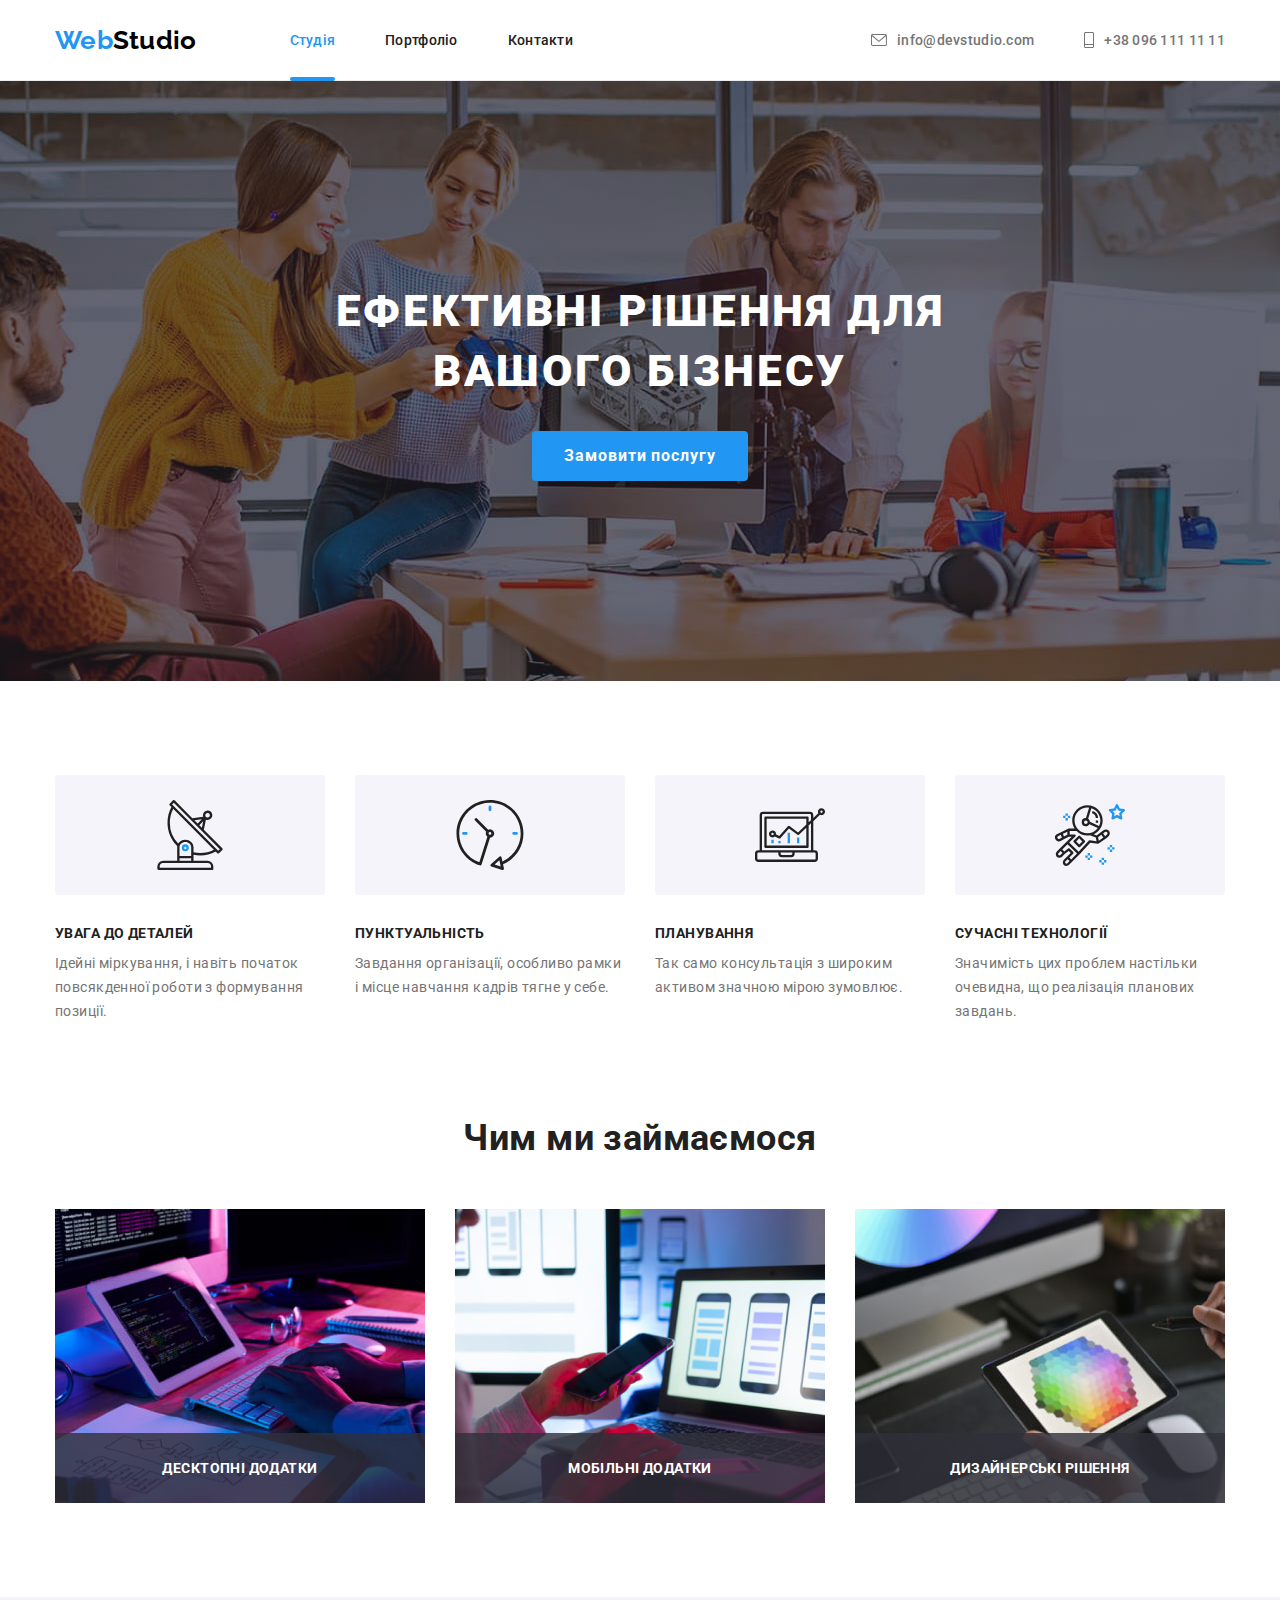
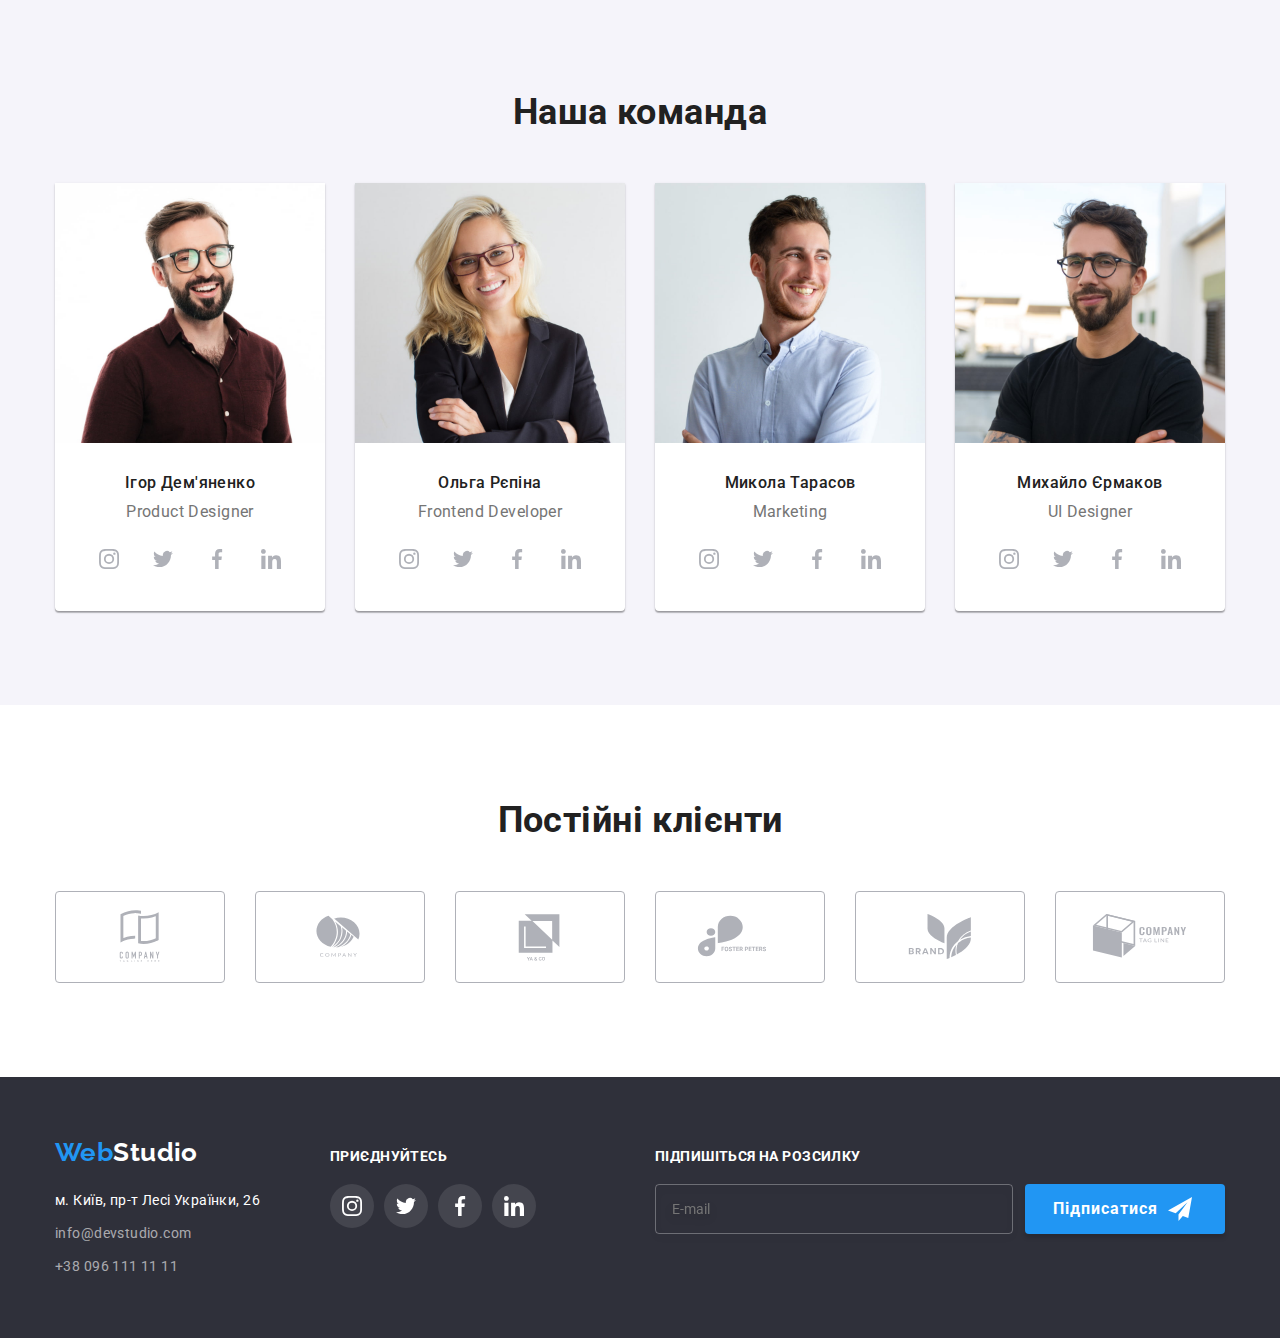
<file: index.html>
<!DOCTYPE html>
<html lang="uk">
  <head>
    <meta charset="UTF-8" />
    <meta http-equiv="X-UA-Compatible" content="IE=edge" />
    <meta name="viewport" content="width=device-width, initial-scale=1.0" />
    <title>Document</title>
    <!----------------------------Fonts----------------------------------->
    <link rel="preconnect" href="https://fonts.googleapis.com" />
    <link rel="preconnect" href="https://fonts.gstatic.com" crossorigin />
    <link
      href="https://fonts.googleapis.com/css2?family=Raleway:wght@700&family=Roboto:wght@400;500;700;900&display=swap"
      rel="stylesheet"
    />

    <link rel="stylesheet" href="./css/modern-normalize.css" />

    <!-----------------------------Custom styles------------------------>
    <link rel="stylesheet"  href="./css/main.min.css"/>
    <!-- <link rel="stylesheet" href="./css/styles.css" /> -->
  </head>
  <body>
    <!----------------------Хедер---------------------------->

    <header class="header">
      <div class=" header__container">
        <nav class="nav">
          <a class="nav__logo" href="./index.html"><span class="logo__accent">Web</span>Studio </a>

          <ul class="nav__list list">
            <li class="nav__item"
              ><a class="nav__link link current" href="index.html">Студія</a></li
            >
            <li class="nav__item"
              ><a class="nav__link link " href="./portfolio.html">Портфоліо</a></li
            >
            <li class="nav__item">
              <a class="nav__link link" href="">Контакти</a></li>
          </ul>
        </nav>

        <ul class="contacts list">
          <li class="contacts__item"
            ><a class="contacts__link link" href="mailto"
              ><svg class="contacts__icon mail" width="16px " height="12px">
                <use href="./images/icons.svg#icon-mail"></use></svg
              >info@devstudio.com</a
            ></li
          >
          <li class="contacts__item"
            ><a class="contacts__link link" href="tel:+380961111111"
              ><svg class="contacts__icon tell" width="10px" height="16px">
                <use href="./images/icons.svg#icon-tell"></use>
              </svg>
              +38 096 111 11 11</a
            ></li
          >
        </ul>
      </div>
    </header>
    <main>
      <!-----------------------------замовити послугу------------------------------>
      <section class="hero">
        <div class="hero__container  ">
          <h1 class="hero__title">Ефективні рішення для вашого бізнесу</h1>
          <button class="hero__btn" type="button"data-modal-open>Замовити послугу</button>
        </div>
      </section>
      <!-----------------------------------особливості--------------------->
      <section class="benefits ">
        <div class="benefits__container ">
          <h2 class="benefits__header visually-hidden">Особливості</h2>
          <ul class="list benefits__list">
            <li>
              <div class="benefits__div">
                <svg class="benefits__sprite" width="70px" height="70px">
                  <use href="./images/icons.svg#icon-antenna"></use>
                </svg>
              </div>
              <h3 class="benefits__subtitle">Увага до деталей</h3>
              <p class="benefits__text"
                >Ідейні міркування, і навіть початок повсякденної роботи з формування позиції.</p
              >
            </li>
            <li>
              <div class="benefits__div"
                ><svg class="benefits__sprite" width="70" height="70">
                  <use href="./images/icons.svg#icon-clock"></use></svg
              ></div>
              <h3 class="benefits__subtitle">Пунктуальність</h3>
              <p class="benefits__text"
                >Завдання організації, особливо рамки і місце навчання кадрів тягне у себе.</p
              >
            </li>
            <li>
              <div class="benefits__div"
                ><svg class="benefits__sprite" width="70" height="70">
                  <use href="./images/icons.svg#icon-diagram"></use></svg
              ></div>
              <h3 class="benefits__subtitle">Планування</h3>
              <p class="benefits__text">Так само консультація з широким активом значною мірою зумовлює.</p>
            </li>
            <li>
              <div class="benefits__div"
                ><svg class="benefits__sprite" width="70" height="70">
                  <use href="./images/icons.svg#icon-astronaut"></use></svg
              ></div>
              <h3 class="benefits__subtitle">Сучасні технології</h3>
              <p class="benefits__text"
                >Значимість цих проблем настільки очевидна, що реалізація планових завдань.</p
              >
            </li>
          </ul>
        </div>
      </section>
      <!-------------чим ми займаємося--------------------------------------->
      <section class="activities ">
        <div class="activities__container ">
          <h2 class="activities__heading">Чим ми займаємося</h2>
          <ul class="list activities__items">
            <li class="activities__list">
              <img class="activities__img"
                src="./images/img-1.jpg"
                alt="людина набирає код на клавіатурі,перед нею планшет та монітор "
                width="370"
                height="294"
              />
                <p class="activities-text">Десктопні додатки</p>
            </li>
            <li class="activities__list">
              <img class="activities__img"
                src="./images/img-2.jpg"
                alt="людина працює за ноутбуком та тримає у руках смартфон"
                width="370"
                height="294"
              />
                <p class="activities-text">Мобільні додатки</p>
            </li>
            <li class="activities__list">
              <img class="activities__img"
                src="./images/img-3.jpg"
                alt="людина працює з палітрою кольорів на планшені "
                width="370"
                height="294"
              />
                <p class="activities-text">Дизайнерські рішення</p>
            </li>
          </ul>
        </div>
      </section>

      <!------------------------наша команда------------------------------------>
      <section class="team ">
        <div class=" team-container ">
          <h2 class="team__heading">Наша команда</h2>
          <ul class="team__list list">
            <li class="team__item">
              <img class="team__img"
                src="./images/img-4.jpg"
                alt="чоловік у окулярах та коричневій сорочці"
                width="270"
                height="260"
              />
              <div class="team__info">
                <h3 class="team__name">Ігор Дем'яненко</h3>
                <p class="team__title" lang="en">Product Designer</p>
                <ul class="socials list">
                  <li
                    ><a class="socials__item link" href="https://instagram.com" target="_blank" rel="noopener noreferrer" aria-label="Інстаграм">
                      <svg class="socials__icon" width="20" height="20">
                        <use href=".//images/icons.svg#icon-instagram"></use></svg></a
                  ></li>
                  <li
                    ><a class="socials__item link" href="https://twitter.com" target="_blank" rel="noopener noreferrer" aria-label="Твіттер"
                      ><svg class="socials__icon" width="20" height="20">
                        <use href=".//images/icons.svg#icon-twitter"></use></svg></a
                    ></li
                  >
                  <li
                    ><a class="socials__item link" href="https://facebook.com"target="_blank" rel="noopener noreferrer"  aria-label="Фэйсбук"
                      ><svg class="socials__icon" width="20" height="20">
                        <use href=".//images/icons.svg#icon-facebook"></use></svg></a
                    ></li
                  >
                  <li
                    ><a class="socials__item link" href="https://linkedin.com" target="_blank" rel="noopener noreferrer" aria-label="Лінкедін"
                      ><svg class="socials__icon" width="20" height="20">
                        <use href=".//images/icons.svg#icon-linkedin"></use></svg></a
                    ></li
                  >
                </ul></div
              >
            </li>
            <li class="team__item">
              <img
                class="team__img"
                src="./images/img-5.jpg"
                alt="блондинка у окулярах та чорному жакеті"
                width="270"
                height="260"
              />
              <div class="team__info">
                <h3 class="team__name">Ольга Рєпіна</h3>
                <p class="team__title" lang="en">Frontend Developer</p>
                <ul class="socials list">
                  <li
                    ><a class="socials__item link" href="https://instagram.com" target="_blank" rel="noopener noreferrer" aria-label="Інстаграм">
                      <svg class="socials__icon" width="20" height="20">
                        <use href=".//images/icons.svg#icon-instagram"></use></svg></a
                  ></li>
                  <li
                    ><a class="socials__item link" href="https://twitter.com" target="_blank" rel="noopener noreferrer" aria-label="Твіттер"
                      ><svg class="socials__icon" width="20" height="20">
                        <use href=".//images/icons.svg#icon-twitter"></use></svg></a
                    ></li
                  >
                  <li
                    ><a class="socials__item link" href="https://facebook.com"target="_blank" rel="noopener noreferrer"  aria-label="Фэйсбук"
                      ><svg class="socials__icon" width="20" height="20">
                        <use href=".//images/icons.svg#icon-facebook"></use></svg></a
                    ></li
                  >
                  <li
                    ><a class="socials__item link" href="https://linkedin.com" target="_blank" rel="noopener noreferrer" aria-label="Лінкедін"
                      ><svg class="socials__icon" width="20" height="20">
                        <use href=".//images/icons.svg#icon-linkedin"></use></svg></a
                    ></li
                  >
                </ul></div
              >
            </li>
            <li class="team__item">
              <img
                class="team__img"
                src="./images/img-6.jpg"
                alt="чоловік у блакитній сорочці"
                width="270"
                height="260"
              />
              <div class="team__info">
                <h3 class="team__name">Микола Тарасов</h3>
                <p class="team__title" lang="en">Marketing</p>
                <ul class="socials list">
                 <li
                    ><a class="socials__item link" href="https://instagram.com" target="_blank" rel="noopener noreferrer" aria-label="Інстаграм">
                      <svg class="socials__icon" width="20" height="20">
                        <use href=".//images/icons.svg#icon-instagram"></use></svg></a
                  ></li>
                  <li
                    ><a class="socials__item link" href="https://twitter.com" target="_blank" rel="noopener noreferrer" aria-label="Твіттер"
                      ><svg class="socials__icon" width="20" height="20">
                        <use href=".//images/icons.svg#icon-twitter"></use></svg></a
                    ></li
                  >
                  <li
                    ><a class="socials__item link" href="https://facebook.com"target="_blank" rel="noopener noreferrer"  aria-label="Фэйсбук"
                      ><svg class="socials__icon" width="20" height="20">
                        <use href=".//images/icons.svg#icon-facebook"></use></svg></a
                    ></li
                  >
                  <li
                    ><a class="socials__item link" href="https://linkedin.com" target="_blank" rel="noopener noreferrer" aria-label="Лінкедін"
                      ><svg class="socials__icon" width="20" height="20">
                        <use href=".//images/icons.svg#icon-linkedin"></use></svg></a
                    ></li
                  >
                </ul></div
              >
            </li>
            <li class="team__item">
              <img
                class="team__img"
                src="./images/img-7.jpg"
                alt="чоловік у чорній футболці та окулярах"
                width="270"
                height="260"
              />
              <div class="team__info">
                <h3 class="team__name">Михайло Єрмаков</h3>
                <p class="team__title" lang="en">UI Designer</p>
                <ul class="socials list">
                  <li
                    ><a class="socials__item link" href="https://instagram.com" target="_blank" rel="noopener noreferrer" aria-label="Інстаграм">
                      <svg class="socials__icon" width="20" height="20">
                        <use href=".//images/icons.svg#icon-instagram"></use></svg></a
                  ></li>
                  <li
                    ><a class="socials__item link" href="https://twitter.com" target="_blank" rel="noopener noreferrer" aria-label="Твіттер"
                      ><svg class="socials__icon" width="20" height="20">
                        <use href=".//images/icons.svg#icon-twitter"></use></svg></a
                    ></li
                  >
                  <li
                    ><a class="socials__item link" href="https://facebook.com"target="_blank" rel="noopener noreferrer"  aria-label="Фэйсбук"
                      ><svg class="socials__icon" width="20" height="20">
                        <use href=".//images/icons.svg#icon-facebook"></use></svg></a
                    ></li
                  >
                  <li
                    ><a class="socials__item link" href="https://linkedin.com" target="_blank" rel="noopener noreferrer" aria-label="Лінкедін"
                      ><svg class="socials__icon" width="20" height="20">
                        <use href=".//images/icons.svg#icon-linkedin"></use></svg></a
                    ></li
                  >
                </ul></div
              >
            </li>
          </ul>
        </div>
      </section>
      <!----------------------------Постійні клієнти-------------------------->
      <section class="clients ">
        <div class="clients__container ">
          <h2 class="clients__heading">Постійні клієнти</h2>
          <ul class="list clients__lists">
            <li class="clients__item"><a class="clients__link" href=""><svg class="clients__icon" ><use href="./images/icons.svg#icon-company1"></use></svg></a></li>
            <li class="clients__item"><a class="clients__link" href=""><svg class="clients__icon" ><use href="./images/icons.svg#icon-company2"></use></svg></a></li>
            <li class="clients__item"><a class="clients__link" href=""><svg class="clients__icon" ><use href="./images/icons.svg#icon-yaco"></use></svg></a></li>
            <li class="clients__item"><a class="clients__link" href=""><svg class="clients__icon" ><use href="./images/icons.svg#icon-foster-peters"></use></svg></a></li>
            <li class="clients__item"><a class="clients__link" href=""><svg class="clients__icon" ><use href="./images/icons.svg#icon-brand"></use></svg></a></li>
            <li class="clients__item"><a class="clients__link" href=""><svg class="clients__icon" ><use href="./images/icons.svg#icon-company3"></use></svg></a></li>
          </ul> </div
      ></section>
    </main>
    <!--------------------------FOOTER------------------------------------>
    <footer class="footer">
      <div class=" footer__container">
        <div class="footer__address"><a class="nav__logo" href="index.html"> <span class="logo span">Web</span>Studio </a>
        <address class="address"> 
          <ul class="address__list list">
            <li class="address__item"
              ><a
                class="address__link--white link"
                href="https://goo.gl/maps/vokkJGvPiCu1nfPx5"
                target="_blank"
                rel="noopener nofollow"
                >м. Київ, пр-т Лесі Українки, 26</a
              ></li
            >
            <li class="address__item"
              ><a class="address__link link " href="mailto:info@devstudio.com"
                >info@devstudio.com</a
              ></li
            >
            <li class="address__item"
              ><a class="address__link link " href="tel:+380961111111">+38 096 111 11 11</a></li
            >
          </ul>
        </address></div>
     
     <div class="connections">
        <p class="connections__title">Приєднуйтесь</p>
        <ul class="connections__list list">
                  <li class="connections__item"
                    ><a class="connections__link link" href="https://instagram.com" target="_blank" rel="noopener noreferrer" aria-label="Інстаграм">
                      <svg class="connections__icon" width="20" height="20">
                        <use href=".//images/icons.svg#icon-instagram"></use></svg></a
                  ></li>
                  <li class="connections__item"
                    ><a class="connections__link link" href="https://twitter.com" target="_blank" rel="noopener noreferrer" aria-label="Твіттер"
                      ><svg class="connections__icon" width="20" height="20">
                        <use href=".//images/icons.svg#icon-twitter"></use></svg></a
                    ></li
                  >
                  <li class="connections__item"
                    ><a class="connections__link link" href="https://facebook.com"target="_blank" rel="noopener noreferrer"  aria-label="Фэйсбук"
                      ><svg class="connections__icon" width="20" height="20">
                        <use href=".//images/icons.svg#icon-facebook"></use></svg></a
                    ></li
                  >
                  <li class="connections__item"
                    ><a class="connections__link link" href="https://linkedin.com" target="_blank" rel="noopener noreferrer" aria-label="Лінкедін"
                      ><svg class="connections__icon" width="20" height="20">
                        <use href=".//images/icons.svg#icon-linkedin"></use></svg></a
                    ></li
                  >
                </ul>
                </div> 

      <div class="follow">
         <p class="follow__title">Підпишіться на розсилку</p>
         <form class="follow__form">
          <label class="follow__label">
            <input type="email" class="follow__input" name="email"  placeholder="E-mail" required>
          </label>
          <button class="follow__btn" type="submit">Підписатися
            <svg class="follow__icon" width="24" height="24">
              <use href="./images/icons.svg#icon-send"></use>
            </svg>
          </button>
           
         </form>

      </div>         
      </div>
    </footer>

    <!-------------MODAL WINDOW---------->

  <div class="backdrop is-hidden" data-modal>
    <div class="modal">
      <button class="modal__btn" type="button" data-modal-close>
      <svg class="modal__icon" width="18" height="18">
        <use href="./images/icons.svg#icon-modal-btn"></use>
      </svg>
      </button>
     <form class="clientform" name="register-form">
          <p class="clientform__title">Залиште свої дані, ми вам передзвонимо</p>
          
          <label  class="clientform__label">
            <span class="clientform__name">Ім'я</span>
          <div class="clientform__div">
            <input type="text" 
            class="clientform__input" 
            name="name" 
            required 
             />
          <svg class="clientform__icon" width="18" height="18" >
            <use href="./images/icons.svg#icon-form-person"></use>
          </svg></div>
          </label>

           <label  class="clientform__label">
            <span class="clientform__name">Телефон</span>
          <div class="clientform__div">
            <input type="tel" class="clientform__input" name="tel"  required/>
          <svg class="clientform__icon" width="18" height="18" >
            <use href="./images/icons.svg#icon-form-phone"></use>
          </svg></div>
          </label>

           <label  class="clientform__label">
            <span class="clientform__name">Пошта</span>
          <div class="clientform__div">
            <input type="email" class="clientform__input" name="email"  required/>
          <svg class="clientform__icon" width="18" height="18" >
            <use href="./images/icons.svg#icon-form-email"></use>
          </svg></div>
          </label>


            <label  class="clientform__comment">
               <span class="clientform__name">Коментар</span>
              <textarea class="clientform__texterea" name="comment" rows="5" placeholder="Введіть текст"></textarea>
            </label>


            <label class="clientform__checkbox"> 
            <input class="clientform__modal visually-hidden" type="checkbox" name="license" required></input>
            <span class="clientform__field"></span>
            <span class="clientform__agreement">
              Погоджуюся з розсилкою та приймаю
              <a
                href="#"
                class="clientform__link"
                target="_blank"
                rel="noreferrer noopener nofollow"
                >Умови договору</a
              >
            </span>
          </label>

          <button class="clientform__btn" type="submit">Відправити</button>
            
          
        </form>
    </div>
  </div>

  <script src="./js/modal.js"></script>
  </body>
</html>
</file>
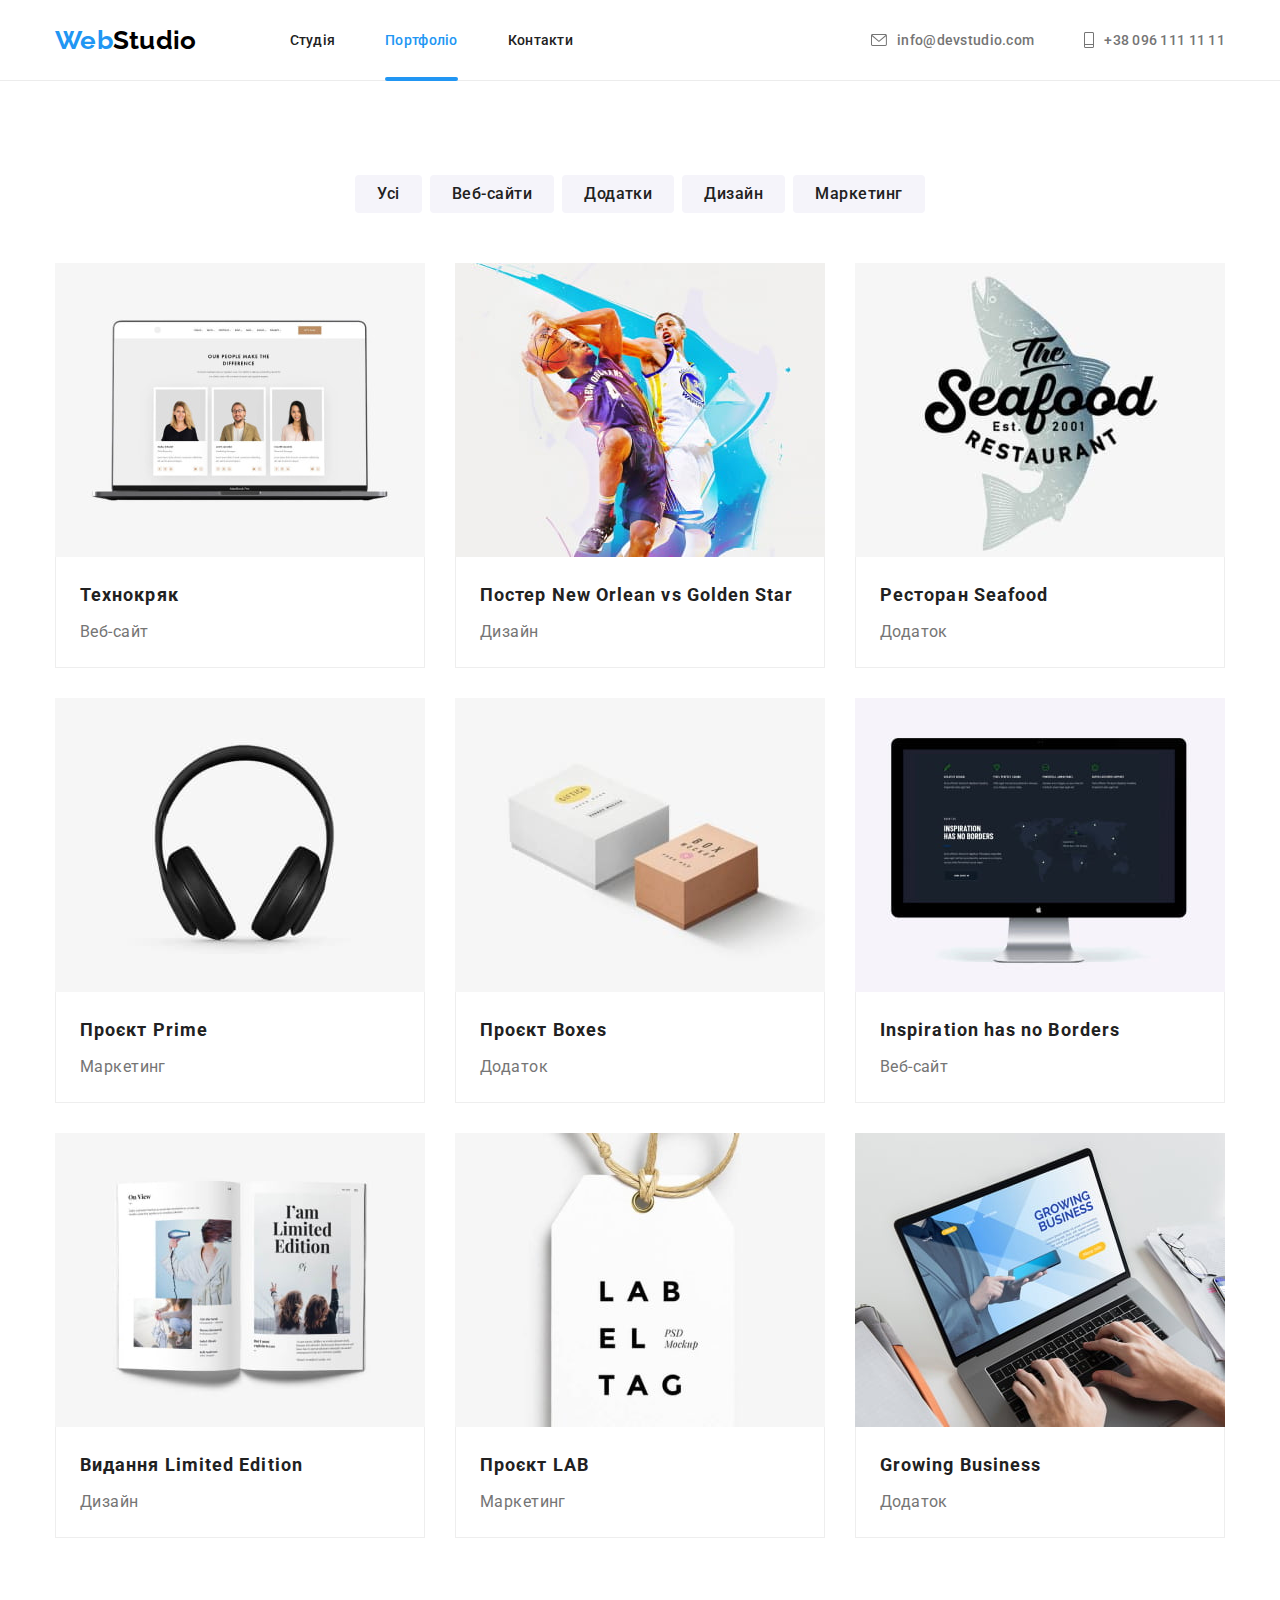
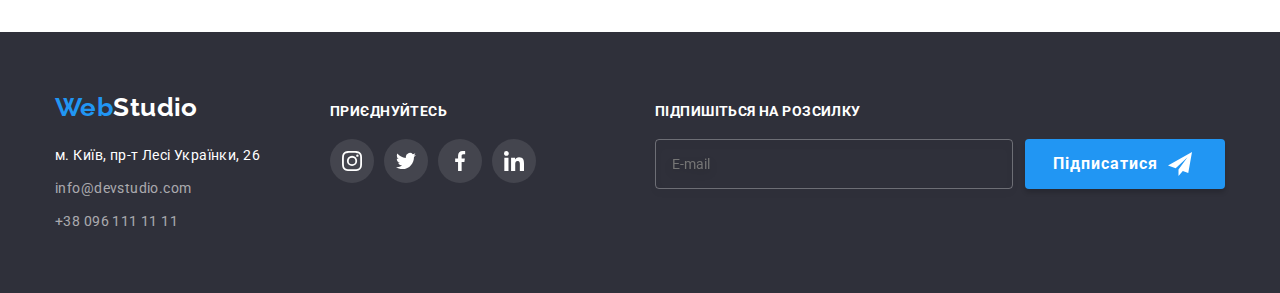
<file: portfolio.html>
<!DOCTYPE html>
<html lang="uk">
  <head>
    <meta charset="UTF-8" />
    <meta http-equiv="X-UA-Compatible" content="IE=edge" />
    <meta name="viewport" content="width=device-width, initial-scale=1.0" />
    <title>Document</title>
    <!--Fonts-->
    <link rel="preconnect" href="https://fonts.googleapis.com" />
    <link rel="preconnect" href="https://fonts.gstatic.com" crossorigin />
    <link
      href="https://fonts.googleapis.com/css2?family=Raleway:wght@700&family=Roboto:wght@400;500;700;900&display=swap"
      rel="stylesheet"
    />

    <link rel="stylesheet" href="./css/modern-normalize.css" />

    <!--Custom styles-->
      <link rel="stylesheet"  href="./css/main.min.css"/>
    <!-- <link rel="stylesheet" href="./css/styles.css" /> -->
  </head>
  <body>
     <header class="header">
      <div class=" header__container">
        <nav class="nav">
          <a class="nav__logo" href="./index.html"><span class="logo__accent">Web</span>Studio </a>

          <ul class="nav__list list">
            <li class="nav__item"
              ><a class="nav__link link " href="index.html">Студія</a></li
            >
            <li class="nav__item"
              ><a class="nav__link link current" href="./portfolio.html">Портфоліо</a></li
            >
            <li class="nav__item">
              <a class="nav__link link" href="">Контакти</a></li>
          </ul>
        </nav>

        <ul class="contacts list">
          <li class="contacts__item"
            ><a class="contacts__link link" href="mailto"
              ><svg class="contacts__icon mail" width="16px " height="12px">
                <use href="./images/icons.svg#icon-mail"></use></svg
              >info@devstudio.com</a
            ></li
          >
          <li class="contacts__item"
            ><a class="contacts__link link" href="tel:+380961111111"
              ><svg class="contacts__icon tell" width="10px" height="16px">
                <use href="./images/icons.svg#icon-tell"></use>
              </svg>
              +38 096 111 11 11</a
            ></li
          >
        </ul>
      </div>
    </header>
    <main class="">
      <section class="portfolio">
        <div class="portfolio__container ">
          <h1 class="portfolio__title visually-hidden">Портфоліо</h1>
          <!--Фільтр сторінки портфоліо-->
          <ul class="list buttons">
            <li><button class="buttons__item" type="button">Усі</button></li>
            <li><button class="buttons__item" type="button">Веб-сайти</button></li>
            <li><button class="buttons__item" type="button">Додатки</button></li>
            <li><button class="buttons__item" type="button">Дизайн</button></li>
            <li><button class="buttons__item" type="button">Маркетинг</button></li>
          </ul>
          <ul class="works list">
            <li class="works__item">
              <a class="works__link" href="">
                <div class="works__thumb"
                  ><img class="works__img" src="./images/portfolio/portf-1.jpg" alt="Ноутбук" width="370" />
                  <div class="works__overlay">
                 <p class="works__text">Ресурс пропонує комплексні пропозиції з різним рівнем функціоналу та
                      сервісів. Все це дозволить відвідувачу отримати вичерпні відомості про
                      компанію чи приватну особу.</p
                    ></div
                  ></div
                >
              <div class="works__about"
                  ><h2 class="works__project">Технокряк</h2> <p class="works__subtitle ">Веб-сайт</p></div
                >
              </a>
            </li>
            <li class="works__item">
              <a class="works__link" href=""
                ><div class="works__thumb"
                  ><img class="works__img"
                    src="./images/portfolio/portf-2.jpg"
                    alt="Два баскетболісти у прижку"
                    width="370"
                  /><div class="works__overlay">
                    <p class="works__text"
                      >Ресурс пропонує комплексні пропозиції з різним рівнем функціоналу та
                      сервісів. Все це дозволить відвідувачу отримати вичерпні відомості про
                      компанію чи приватну особу.</p
                    ></div
                  ></div
                >
                <div class="works__about"
                  ><h2 class="works__project"
                    >Постер<span lang="en"> New Orlean vs Golden Star</span></h2
                  >
                  <p class="works__subtitle ">Дизайн</p></div
                >
              </a>
            </li>
            <li class="works__item">
              <a class="works__link" href=""
                ><div class="works__thumb"
                  ><img class="works__img" src="./images/portfolio/portf-3.jpg" alt="Логотип ресторана" width="370" />
                  <div class="works__overlay">
                    <p class="works__text"
                      >Ресурс пропонує комплексні пропозиції з різним рівнем функціоналу та
                      сервісів. Все це дозволить відвідувачу отримати вичерпні відомості про
                      компанію чи приватну особу.</p
                    ></div
                  ></div
                >
                <div class="works__about"
                  ><h2 class="works__project">Ресторан <span lang="en">Seafood</span></h2>
                  <p class="works__subtitle ">Додаток</p></div
                >
              </a>
            </li>
            <li class="works__item">
              <a class="works__link" href=""
                ><div class="works__thumb"
                  ><img class="works__img" src="./images/portfolio/portf-4.jpg" alt="Навушники" width="370" />
                  <div class="works__overlay">
                    <p class="works__text"
                      >Ресурс пропонує комплексні пропозиції з різним рівнем функціоналу та
                      сервісів. Все це дозволить відвідувачу отримати вичерпні відомості про
                      компанію чи приватну особу.</p
                    ></div
                  ></div
                ><div class="works__about"
                  ><h2 class="works__project">Проєкт <span lang="en">Prime</span></h2>
                  <p class="works__subtitle ">Маркетинг</p></div
                >
              </a>
            </li>
            <li class="works__item">
              <a class="works__link" href=""
                ><div class="works__thumb"
                  ><img class="works__img" src="./images/portfolio/portf-5.jpg" alt="Дві коробки" width="370" />
                  <div class="works__overlay">
                    <p class="works__text"
                      >Ресурс пропонує комплексні пропозиції з різним рівнем функціоналу та
                      сервісів. Все це дозволить відвідувачу отримати вичерпні відомості про
                      компанію чи приватну особу.</p
                    ></div
                  ></div
                ><div class="works__about"
                  ><h2 class="works__project">Проєкт <span lang="en"> Boxes</span></h2>
                  <p class="works__subtitle ">Додаток</p></div
                >
              </a>
            </li>
            <li class="works__item">
              <a class="works__link" href=""
                ><div class="works__thumb"
                  ><img class="works__img" src="./images/portfolio/portf-6.jpg" alt="Монітор з проєктом" width="370" />
                  <div class="works__overlay">
                    <p class="works__text"
                      >Ресурс пропонує комплексні пропозиції з різним рівнем функціоналу та
                      сервісів. Все це дозволить відвідувачу отримати вичерпні відомості про
                      компанію чи приватну особу.</p
                    ></div
                  ></div
                ><div class="works__about"
                  ><h2 class="works__project"><span lang="en">Inspiration has no Borders</span></h2>
                  <p class="works__subtitle ">Веб-сайт</p></div
                >
              </a>
            </li>

            <li class="works__item">
              <a class="works__link" href=""
                ><div class="works__thumb"
                  ><img class="works__img" src="./images/portfolio/portf-7.jpg" alt="Відкрита книга" width="370" />
                  <div class="works__overlay">
                    <p class="works__text"
                      >Ресурс пропонує комплексні пропозиції з різним рівнем функціоналу та
                      сервісів. Все це дозволить відвідувачу отримати вичерпні відомості про
                      компанію чи приватну особу.</p
                    ></div
                  ></div
                ><div class="works__about"
                  ><h2 class="works__project">Видання <span lang="en">Limited Edition</span></h2>
                  <p class="works__subtitle ">Дизайн</p></div
                >
              </a>
            </li>
            <li class="works__item">
              <a class="works__link" href=""
                ><div class="works__thumb"
                  ><img class="works__img"
                    src="./images/portfolio/portf-8.jpg"
                    alt="Підвіска з логотипом "
                    width="370"
                  />
                  <div class="works__overlay">
                    <p class="works__text"
                      >Ресурс пропонує комплексні пропозиції з різним рівнем функціоналу та
                      сервісів. Все це дозволить відвідувачу отримати вичерпні відомості про
                      компанію чи приватну особу.</p
                    ></div
                  ></div
                ><div class="works__about"
                  ><h2 class="works__project">Проєкт <span lang="en">LAB</span></h2>
                  <p class="works__subtitle ">Маркетинг</p></div
                >
              </a>
            </li>
            <li class="works__item">
              <a class="works__link" href=""
                ><div class="works__thumb"
                  ><img class="works__img" src="./images/portfolio/portf-9.jpg" alt="Ноутбук в роботі" width="370" />
                  <div class="works__overlay">
                    <p class="works__text"
                      >Ресурс пропонує комплексні пропозиції з різним рівнем функціоналу та
                      сервісів. Все це дозволить відвідувачу отримати вичерпні відомості про
                      компанію чи приватну особу.</p
                    ></div
                  ></div
                ><div class="works__about"
                  ><h2 class="works__project"><span lang="en">Growing Business</span></h2>
                  <p class="works__subtitle">Додаток</p></div
                >
              </a>
            </li>
          </ul>
        </div>
      </section>
    </main>
    <!----------------------FOOTER----------------------->
     <footer class="footer">
      <div class=" footer__container">
        <div class="footer__address"><a class="nav__logo" href="index.html"> <span class="logo span">Web</span>Studio </a>
        <address class="address"> 
          <ul class="address__list list">
            <li class="address__item"
              ><a
                class="address__link--white link"
                href="https://goo.gl/maps/vokkJGvPiCu1nfPx5"
                target="_blank"
                rel="noopener nofollow"
                >м. Київ, пр-т Лесі Українки, 26</a
              ></li
            >
            <li class="address__item"
              ><a class="address__link link " href="mailto:info@devstudio.com"
                >info@devstudio.com</a
              ></li
            >
            <li class="address__item"
              ><a class="address__link link " href="tel:+380961111111">+38 096 111 11 11</a></li
            >
          </ul>
        </address></div>
     
     <div class="connections">
        <p class="connections__title">Приєднуйтесь</p>
        <ul class="connections__list list">
                  <li class="connections__item"
                    ><a class="connections__link link" href="https://instagram.com" target="_blank" rel="noopener noreferrer" aria-label="Інстаграм">
                      <svg class="connections__icon" width="20" height="20"">
                        <use href=".//images/icons.svg#icon-instagram"></use></svg></a
                  ></li>
                  <li class="connections__item"
                    ><a class="connections__link link" href="https://twitter.com" target="_blank" rel="noopener noreferrer" aria-label="Твіттер"
                      ><svg class="connections__icon" width="20" height="20"">
                        <use href=".//images/icons.svg#icon-twitter"></use></svg></a
                    ></li
                  >
                  <li class="connections__item"
                    ><a class="connections__link link" href="https://facebook.com"target="_blank" rel="noopener noreferrer"  aria-label="Фэйсбук"
                      ><svg class="connections__icon" width="20" height="20"">
                        <use href=".//images/icons.svg#icon-facebook"></use></svg></a
                    ></li
                  >
                  <li class="connections__item"
                    ><a class="connections__link link" href="https://linkedin.com" target="_blank" rel="noopener noreferrer" aria-label="Лінкедін"
                      ><svg class="connections__icon" width="20" height="20"">
                        <use href=".//images/icons.svg#icon-linkedin"></use></svg></a
                    ></li
                  >
                </ul>
                </div> 

      <div class="follow" >
         <p class="follow__title">Підпишіться на розсилку</p>
         <form class="follow__form">
          <label class="follow__label">
            <input type="email" class="follow__input" name="email"  placeholder="E-mail" required>
          </label>
          <button class="follow__btn" type="submit">Підписатися
            <svg class="follow__icon" width="24" height="24">
              <use href="./images/icons.svg#icon-send"></use>
            </svg>
          </button>
           
         </form>

      </div>         
      </div>
    </footer>
  </body>
</html>
</file>
<file: css/styles.css>
/* :root {

  --main-font: Roboto, sans-serif;
  --secondary-font: Raleway, sans-serif;

  
  --main-txt-cl: #212121;
  --light-txt-cl: #757575;
  --accent-txt-cl: #2196f3;
  --white-txt-cl: #ffffff;

  --dark-bg-cl: #2f303a;
  --light-bg-cl: #f5f4fa;
  --white-bg-cl: #ffffff;

  --light1-cl: #eeeeee;
  --light2-cl: #ececec;
  --black-cl: #000000;
  --transparent-white-cl: rgba(255, 255, 255, 0.6);


  --animation-time: 250ms;
  --time-functial: cubic-bezier(0.4, 0, 0.2, 1);
} */

/**
  |============================
  | Base styles
  |============================
*/

/* body {
  color: var(--main-txt-cl);
  font-family: var(--main-font);
  background-color: var(--white-bg-cl);
  font-size: 14px;
  letter-spacing: 0.03em;
}

h1,
h2,
h3,
h4,
h5,
h6,
p {
  margin: 0;
}

img {
  display: block;
  width: 100%;
  height: auto;
}
button {
  display: block;
  cursor: pointer;
  border: none;
  border-radius: 4px;
} */

/* address {
  font-style: normal;
} */

/* .section {
  padding-top: 94px;
  padding-bottom: 94px;
} */

/* .container {
  width: 1200px;
  padding-left: 15px;
  padding-right: 15px;
  margin-left: auto;
  margin-right: auto;
} */

/* .list {
  list-style: none;
  margin: 0;
  padding-left: 0;
}

.link {
  text-decoration: none;
  color: currentColor;
} */

/* .visually-hidden {
  position: absolute;
  width: 1px;
  height: 1px;
  margin: -1px;
  border: 0;
  padding: 0;

  white-space: nowrap;
  clip-path: inset(100%);
  clip: rect(0 0 0 0);
  overflow: hidden;
} */

/**
  |============================
  | Header
  |============================
*/

/* .header {
  border-bottom: 1px solid #ececec;
}

.header__container {
  display: flex;
  align-items: center;
}
.header .link {
  transition: color var(--animation-time) var(--time-functial);
}

.header .link:hover,
.header .link:focus {
  color: var(--accent-txt-cl);
}

.nav {
  display: flex;
  align-items: center;
  font-weight: 500;
  line-height: 16px;
  letter-spacing: 0.02em;
  color: var(--main-txt-cl);
}
.nav__logo {
  font-family: var(--secondary-font);
  font-style: normal;
  font-weight: 700;
  font-size: 26px;
  line-height: calc(31 / 26);
  text-decoration: none;
  color: #000000;
}
.logo__accent {
  color: var(--accent-txt-cl);
}

.nav__list {
  display: flex;
  margin-left: 93px;
  column-gap: 50px;
}

.nav__item {
  position: relative;
}

.nav__link {
  display: inline-block;
  padding-top: 32px;
  padding-bottom: 32px;
}

.nav__link.current::after {
  content: '';
  display: inline-block;

  position: absolute;
  left: 0;
  bottom: -1.5%;

  width: 100%;
  height: 4px;
  background-color: var(--accent-txt-cl);
  border-radius: 2px;
}

.nav__item .current {
  color: var(--accent-txt-cl);
}

.contacts {
  display: flex;
  margin-left: auto;
  color: var(--light-txt-cl);
  column-gap: 50px;
}

.contacts .link {
  padding-top: 32px;
  padding-bottom: 32px;
  color: var(--light-txt-cl);
}

.contacts__link {
  display: flex;
  align-items: center;
  padding-top: 32px;
  padding-bottom: 32px;
  font-weight: 500;
  line-height: 16px;
  letter-spacing: 0.02em;
  font-weight: 500;
}

.contacts__icon {
  margin-right: 10px;
  fill: currentColor;
} */

/*
  |============================
  | Main
  |============================
*/

/*-------------------замовити послугу---------------*/

/* .hero {
  background-color: var(--dark-bg-cl);
  padding: 200px 0;
} */

/*------------------------------OVERLAY----------------------*/
/* .hero {
  height: 600px;
  max-width: 1600px;
  margin-left: auto;
  margin-right: auto;
  background-image: linear-gradient(to right, rgba(47, 48, 58, 0.4), rgba(47, 48, 58, 0.4)),
    url(../images/hero-img.jpg);
  background-repeat: no-repeat;
  background-position: center;
  background-size: cover;
}

.hero__title {
  font-weight: 900;
  font-size: 44px;
  line-height: calc(60 / 44);
  text-align: center;
  letter-spacing: 0.06em;
  text-transform: uppercase;
  color: var(--white-txt-cl);
  width: 696px;
  margin: 0 auto;
  margin-bottom: 30px;
}

.hero__btn {
  background-color: var(--accent-txt-cl);
  color: var(--white-txt-cl);
  font-family: inherit;
  font-size: 16px;
  font-weight: 700;
  line-height: calc(30 / 16);
  display: flex;
  align-items: center;
  text-align: center;
  letter-spacing: 0.06em;
  cursor: pointer;
  padding: 10px 32px;
  margin: 0 auto;
} */

/*------------------особливості-------------------------*/

/* .benefits__list {
  display: flex;
  gap: 30px;
}

.benefits__div {
  display: flex;
  margin-bottom: 30px;
  width: 270px;
  height: 120px;
  background-color: var(--light-bg-cl);
  border-radius: 4px;
  justify-content: center;
  align-items: center;
}

.benefits__subtitle {
  line-height: calc(16 / 14);
  text-transform: uppercase;
  font-size: 14px;
  margin-bottom: 10px;
}

.benefits__text {
  line-height: calc(24 / 14);
  color: var(--light-txt-cl);
} */

/*-----------------чим ми займаємось-----------*/

/* .activities {
  padding-top: 0;
}

.activities__heading {
  font-weight: 700;
  font-size: 36px;
  line-height: calc(42 / 36);
  color: var(--main-txt-cl);
  text-align: center;
  margin-bottom: 50px;
}

.activities__items {
  display: flex;
  gap: 30px;
}

.activities__list {
  position: relative;
}

.activities-text {
  position: absolute;
  bottom: 0;

  font-weight: 700;
  line-height: calc(16 / 14);
  color: var(--white-txt-cl);
  text-transform: uppercase;

  display: flex;
  justify-content: center;
  align-items: center;

  width: 100%;
  height: 70px;

  background-color: rgba(47, 48, 58, 0.8);
} */

/*----------------Наша команда---------------------*/

/* .team {
  background-color: var(--light-bg-cl);
}

.team__heading {
  font-weight: 700;
  font-size: 36px;
  line-height: calc(42 / 36);
  color: var(--main-txt-cl);
  text-align: center;
  margin-bottom: 50px;
}

.team__list {
  display: flex;
  gap: 30px;
}

.team__item {
  width: 270px;
  background-color: var(--white-bg-cl);
  box-shadow: 0px 1px 3px rgba(0, 0, 0, 0.12), 0px 1px 1px rgba(0, 0, 0, 0.14),
    0px 2px 1px rgba(0, 0, 0, 0.2);
  border-radius: 0px 0px 4px 4px;
}

.team__info {
  padding-top: 30px;
  padding-bottom: 30px;
}

.team__name {
  font-weight: 500;
  font-size: 16px;
  line-height: calc(19 / 16);
  text-align: center;
  margin-bottom: 10px;
}
.team__title {
  font-size: 16px;
  line-height: calc(19 / 16);
  text-align: center;
  color: var(--light-txt-cl);
}

.socials {
  display: flex;
  gap: 10px;
  justify-content: center;
  margin-top: 16px;
}

.socials .link {
  display: flex;
  align-items: center;
  justify-content: center;
  width: 44px;
  height: 44px;
  border-radius: 50%;
  color: #afb1b8;
}

.socials__item {
  transition: color var(--animation-time) var(--time-functial),
    background-color var(--animation-time) var(--time-functial);
}

.socials__item:hover,
.socials__item:focus {
  color: var(--white-txt-cl);
  background-color: var(--accent-txt-cl);
}

.socials__icon {
  fill: currentColor;
} */

/*-------------------------Постійні клієнти----------------*/
/* .clients__heading {
  font-weight: 700;
  font-size: 36px;
  line-height: calc(42 / 36);
  color: var(--main-txt-cl);
  text-align: center;
  margin-bottom: 50px;
}

.clients__lists {
  display: flex;
  gap: 30px;
}

.clients__link {
  display: flex;
  height: 92px;
  width: 170px;
  border: 1px solid #afb1b8;
  border-radius: 4px;
  justify-content: center;
  align-items: center;
  color: #afb1b8;

  transition: color var(--animation-time) var(--time-functial),
    border var(--animation-time) var(--time-functial);
}

.clients__icon {
  width: 106px;
  height: 60px;
  fill: currentColor;
}

.clients__link:hover,
.clients__link:focus {
  border: 1px solid var(--accent-txt-cl);
  color: var(--accent-txt-cl);
} */

/**
  |============================
  | Footer
  |============================
*/
/* .footer {
  background-color: var(--dark-bg-cl);
  padding: 60px 0;
}
.footer .link {
  transition: color var(--animation-time) var(--time-functial);
}
.footer .link:hover,
.footer .link:focus {
  color: var(--accent-txt-cl);
}

.footer__container {
  display: flex;
  align-items: baseline;
}

.footer__address {
  margin-right: 70px;
}

.footer .nav__logo {
  color: var(--white-txt-cl);
}
.footer .nav__logo .span {
  color: var(--accent-txt-cl);
}

.address {
  margin-top: 20px;
}

.address__list {
  font-family: 'Roboto';
  font-style: normal;
  line-height: calc(24 / 14);
  color: var(--transparent-white-cl);
}

.address__list .address__link--white {
  color: var(--white-txt-cl);
}

.address__item {
  margin-bottom: 9px;
}

.address__item:last-child {
  margin-bottom: 0px;
}

.connections__title {
  font-weight: 700;
  font-size: 14px;
  line-height: calc(16 / 14);
  letter-spacing: 0.03em;
  text-transform: uppercase;
  color: var(--white-bg-cl);
  margin-bottom: 20px;
}

.connections__list {
  display: flex;
  gap: 10px;
}

.connections__list .link {
  display: flex;
  align-items: center;
  justify-content: center;
  width: 44px;
  height: 44px;
  border-radius: 50%;
  background-color: rgba(255, 255, 255, 0.1);
  fill: var(--white-txt-cl);
}

.connections__link.link {
  transition: background-color var(--animation-time) var(--time-functial);
}

.connections__link.link:hover,
.connections__link.link:focus {
  background-color: var(--accent-txt-cl);
}

.follow {
  margin-left: auto;
}

.follow__title {
  font-weight: 700;
  font-size: 14px;
  line-height: calc(16 / 14);
  letter-spacing: 0.03em;
  text-transform: uppercase;
  color: var(--white-bg-cl);
  margin-bottom: 20px;
}

.follow__form {
  display: inline-flex;
  align-items: center;
}

.follow__input {
  width: 358px;
  height: 50px;
  padding-left: 16px;
  margin-right: 12px;
  background-color: transparent;
  border: 1px solid rgba(255, 255, 255, 0.3);
  filter: drop-shadow(0px 4px 4px rgba(0, 0, 0, 0.15));
  border-radius: 4px;

  outline: transparent;
  color: var(--white-txt-cl);
  transition: border var(--animation-time) var(--time-functial);
}

.follow__input:focus,
.follow__input:hover {
  border: 1px solid var(--white-txt-cl);
}

.follow__btn {
  width: 200px;
  height: 50px;
  padding: 10px 28px;

  font-weight: 700;
  font-size: 16px;
  line-height: calc(30 / 16);

  display: flex;
  align-items: center;
  text-align: center;
  justify-content: flex-start;
  letter-spacing: 0.06em;

  color: var(--white-bg-cl);
  background: var(--accent-txt-cl);

  box-shadow: 0px 4px 4px rgba(0, 0, 0, 0.15);
  border-radius: 4px;
  cursor: pointer;
}

.follow__icon {
  fill: var(--white-bg-cl);
  margin-left: 10px;
} */

/*
  |============================
  MODAL WINDOW
  |============================
*/

/* .backdrop {
  position: fixed;

  top: 0;
  left: 0;
  z-index: 1000;

  width: 100%;
  height: 100%;
  background-color: rgba(0, 0, 0, 0.2);

  opacity: 1;

  transition: opacity var(--animation-time) var(--time-functial);
}

.backdrop.is-hidden {
  opacity: 0;
  pointer-events: none;
 
}

.backdrop.is-hidden.modal {
  transform: translate(-50%, -50%) scale(0.3);
}

.modal {
  position: absolute;
  top: 50%;
  left: 50%;
  transform: translate(-50%, -50%) scale(1);
  transition: transform var(--animation-time) var(--time-functial);

  width: 528px;
  height: 581px;

  padding: 40px;
  background-color: var(--white-bg-cl);

  box-shadow: 0px 1px 3px rgba(0, 0, 0, 0.12), 0px 1px 1px rgba(0, 0, 0, 0.14),
    0px 2px 1px rgba(0, 0, 0, 0.2);
  border-radius: 4px;
}

.modal__btn {
  position: absolute;
  top: 8px;
  right: 8px;

  width: 30px;
  height: 30px;

  display: flex;
  align-items: center;
  justify-content: center;

  padding: 0;
  border-radius: 50%;
  background-color: var(--white-bg-cl);
  border: 1px solid rgba(0, 0, 0, 0.1);

  cursor: pointer;

  transition: background-color var(--animation-time) var(--time-functial),
    fill var(--animation-time) var(--time-functial);
}

.modal__btn:hover {
  background-color: var(--accent-txt-cl);
  fill: var(--white-bg-cl);
}

.clientform__title {
  font-weight: 700;
  font-size: 20px;
  line-height: calc(23 / 20);
  text-align: center;
  margin-bottom: 12px;

  color: var(--main-txt-cl);
}

.clientform__label {
  display: flex;
  flex-direction: column;
  margin-bottom: 10px;
}

.clientform__name {
  font-size: 12px;
  line-height: calc(14 / 12);
  letter-spacing: 0.01em;
  margin-bottom: 4px;
  color: var(--light-txt-cl);
}

.clientform__div {
  position: relative;
}

.clientform__input {
  width: 100%;
  height: 40px;
  padding-left: 42px;
  cursor: pointer;

  border: 1px solid rgba(33, 33, 33, 0.2);
  border-radius: 4px;

  outline: transparent;

  transition: outline-color var(--animation-time) var(--time-functial),
    border var(--animation-time) var(--time-functial);
}

.clientform__input:focus ~ .clientform__icon,
.clientform__input:hover ~ .clientform__icon {
  fill: var(--accent-txt-cl);
}

.clientform__input:focus,
.clientform__input:hover {
  outline-color: var(--accent-txt-cl);
  border: 1px solid var(--accent-txt-cl);
}

.clientform__icon {
  position: absolute;
  left: 12px;
  top: 50%;

  transform: translateY(-50%);

  transition: fill var(--animation-time) var(--time-functial);
}

.clientform__comment {
  display: flex;
  flex-direction: column;
  margin-bottom: 20px;
}

.clientform__texterea {
  width: 100%;
  height: 120px;
  padding: 16px 12px;
  outline: transparent;
  border: 1px solid rgba(33, 33, 33, 0.2);
  border-radius: 4px;
  cursor: pointer;

  resize: none;
  transition: outline-color var(--animation-time) var(--time-functial),
    border var(--animation-time) var(--time-functial);
}

.clientform__texterea:focus,
.clientform__texterea:hover {
  outline-color: var(--accent-txt-cl);
  border: 1px solid var(--accent-txt-cl);
}

.clientform__checkbox {
  display: flex;
  align-items: center;
  justify-content: center;
  margin-bottom: 30px;
  color: var(--light-txt-cl);
  gap: 7px;
}

.clientform__modal:checked ~ .clientform__field {
  background-image: url(../images/checked.svg);
  background-size: cover;
  background-position: center;
  background-origin: border-box;
  border-color: var(--accent-txt-cl);
}

.clientform__field {
  display: inline-block;
  width: 16px;
  height: 16px;
  padding: 0;
  margin: 0;

  border: 2px solid #212121;
  border-radius: 2px;

  transition: border-color var(--animation-time) var(--time-functial),
    background-image var(--animation-time) var(--time-functial);
}
.clientform__field:hover,
.clientform__field:focus {
  border-color: var(--accent-txt-cl);
}

.clientform__link {
  color: var(--accent-txt-cl);
}

.clientform__btn {
  font-weight: 700;
  font-size: 16px;
  line-height: calc(30 / 16);
  letter-spacing: 0.06em;

  display: flex;
  align-items: center;
  text-align: center;

  cursor: pointer;
  padding: 10px 52px;
  margin: 0 auto;

  color: var(--white-txt-cl);
  background-color: var(--accent-txt-cl);
} */

/*
  |============================
  | Portfolio

  |============================
*/

/*------------------портфоліо-фільтр--------------*/

/* .buttons {
  display: flex;
  gap: 8px;
  margin-bottom: 50px;
  justify-content: center;
}
.buttons__item {
  display: block;
  margin: 0 auto;
  padding: 6px 22px;

  cursor: pointer;
  border: none;
  background-color: var(--light-bg-cl);
  border-radius: 4px;
  font-weight: 500;
  font-size: 16px;
  line-height: calc(26 / 16);
  text-align: center;
  color: var(--main-txt-cl);
  font-family: inherit;
  letter-spacing: 0.03em;

  transition: color var(--animation-time) var(--time-functial),
    background-color var(--animation-time) var(--time-functial),
    box-shadow var(--animation-time) var(--time-functial);
}

.buttons__item:hover,
.buttons__item:focus {
  color: var(--white-txt-cl);
  background-color: var(--accent-txt-cl);
  box-shadow: 0px 3px 1px rgba(0, 0, 0, 0.1), 0px 1px 2px rgba(0, 0, 0, 0.08),
    0px 2px 2px rgba(0, 0, 0, 0.12);
  border-radius: 4px;
}

.works {
  display: flex;
  flex-wrap: wrap;
  gap: 30px;
}

.works__item {
  flex-basis: calc((100% - 30px * 2) / 3);
}

.works__link {
  text-decoration: none;
  display: block;

  transition: box-shadow var(--animation-time) var(--time-functial);
}

.works__link:hover,
.works__link:focus {
  box-shadow: 0px 1px 1px rgba(0, 0, 0, 0.12), 0px 4px 4px rgba(0, 0, 0, 0.06),
    1px 4px 6px rgba(0, 0, 0, 0.16);
}

.works__thumb {
  position: relative;
  overflow: hidden;
}
.works__overlay {
  position: absolute;
  top: 0;
  left: 0;

  transform: translateY(100%);

  display: flex;
  align-items: center;
  justify-content: center;
  padding: 63px 24px;

  width: 100%;
  height: 100%;
  background-color: rgba(33, 150, 243, 0.9);

  transition: transform var(--animation-time) var(--time-functial);
}
.works__link:hover .works__overlay,
.works__link:focus .works__overlay {
  transform: translateY(0);
}

.works__text {
  font-family: 'Roboto';
  font-size: 18px;
  line-height: calc(28 / 18);
  color: var(--white-txt-cl);
}

.works__link:hover .overlay,
.works__link:focus .overlay {
  transform: translateY(0);
}

.works__about {
  padding: 20px 24px;
  border: 1px solid var(--light1-cl);
  border-top: none;
}

.works__project {
  font-size: 18px;
  line-height: calc(36 / 18);
  letter-spacing: 0.06em;
  color: var(--main-txt-cl);
  margin-bottom: 4px;
}

.works__subtitle {
  font-weight: 400;
  font-size: 16px;
  line-height: calc(30 / 16);
  color: var(--light-txt-cl);
} */
</file>
<file: css/main.min.css>
:root{--main-font: Roboto, sans-serif;--secondary-font: Raleway, sans-serif;--main-txt-cl: #212121;--light-txt-cl: #757575;--accent-txt-cl: #2196f3;--white-txt-cl: #ffffff;--dark-bg-cl: #2f303a;--light-bg-cl: #f5f4fa;--white-bg-cl: #ffffff;--light1-cl: #eeeeee;--light2-cl: #ececec;--black-cl: #000000;--transparent-white-cl: rgba(255, 255, 255, 0.6);--animation-time: 250ms;--time-functial: cubic-bezier(0.4, 0, 0.2, 1)}.portfolio,.clients,.team,.activities,.benefits{padding-top:94px;padding-bottom:94px}.portfolio__container,.clients__container,.team-container,.activities__container,.benefits__container,.hero__container,.footer__container,.header__container{width:1200px;padding:0 15px;margin:0 auto}body{color:var(--main-txt-cl);font-family:var(--main-font);background-color:var(--white-bg-cl);font-size:14px;letter-spacing:.03em}h1,h2,h3,h4,h5,h6,p{margin:0}img{display:block;width:100%;height:auto}button{display:block;cursor:pointer;border:none;border-radius:4px}.list{list-style:none;margin:0;padding-left:0}.link{text-decoration:none;color:currentColor}address{font-style:normal}.visually-hidden{position:absolute;width:1px;height:1px;margin:-1px;border:0;padding:0;white-space:nowrap;-webkit-clip-path:inset(100%);clip-path:inset(100%);clip:rect(0 0 0 0);overflow:hidden}.header{border-bottom:1px solid #ececec}.header__container{display:-webkit-box;display:-ms-flexbox;display:flex;-webkit-box-align:center;-ms-flex-align:center;align-items:center}.header .link{-webkit-transition:color var(--animation-time) var(--time-functial);transition:color var(--animation-time) var(--time-functial)}.header .link:hover,.header .link:focus{color:var(--accent-txt-cl)}.nav{display:-webkit-box;display:-ms-flexbox;display:flex;-webkit-box-align:center;-ms-flex-align:center;align-items:center;font-weight:500;line-height:16px;letter-spacing:.02em;color:var(--main-txt-cl)}.nav__logo{font-family:var(--secondary-font);font-style:normal;font-weight:700;font-size:26px;line-height:1.1923076923;text-decoration:none;color:#000}.logo__accent{color:var(--accent-txt-cl)}.nav__list{display:-webkit-box;display:-ms-flexbox;display:flex;margin-left:93px;-webkit-column-gap:50px;-moz-column-gap:50px;column-gap:50px}.nav__item{position:relative}.nav__item .current{color:var(--accent-txt-cl)}.nav__link{display:inline-block;padding-top:32px;padding-bottom:32px}.nav__link.current::after{content:"";display:inline-block;position:absolute;left:0;bottom:-1.5%;width:100%;height:4px;background-color:var(--accent-txt-cl);border-radius:2px}.contacts{display:-webkit-box;display:-ms-flexbox;display:flex;margin-left:auto;color:var(--light-txt-cl);-webkit-column-gap:50px;-moz-column-gap:50px;column-gap:50px}.contacts .link{padding-top:32px;padding-bottom:32px;color:var(--light-txt-cl)}.contacts__link{display:-webkit-box;display:-ms-flexbox;display:flex;-webkit-box-align:center;-ms-flex-align:center;align-items:center;padding-top:32px;padding-bottom:32px;font-weight:500;line-height:16px;letter-spacing:.02em;font-weight:500}.contacts__icon{margin-right:10px;fill:currentColor}.footer{background-color:var(--dark-bg-cl);padding:60px 0}.footer__container{display:-webkit-box;display:-ms-flexbox;display:flex;-webkit-box-align:baseline;-ms-flex-align:baseline;align-items:baseline}.footer .link{-webkit-transition:color var(--animation-time) var(--time-functial);transition:color var(--animation-time) var(--time-functial)}.footer .link:hover,.footer .link:focus{color:var(--accent-txt-cl)}.footer__address{margin-right:70px}.footer .nav__logo{color:var(--white-txt-cl)}.footer .nav__logo .span{color:var(--accent-txt-cl)}.address{margin-top:20px}.address__list{font-family:"Roboto";font-style:normal;line-height:1.7142857143;color:var(--transparent-white-cl)}.address__link--white{color:var(--white-txt-cl)}.address__item{margin-bottom:9px}.address__item:last-child{margin-bottom:0px}.connections__title{font-weight:700;font-size:14px;line-height:1.1428571429;letter-spacing:.03em;text-transform:uppercase;color:var(--white-bg-cl);margin-bottom:20px}.connections__list{display:-webkit-box;display:-ms-flexbox;display:flex;gap:10px}.connections__list .link{display:-webkit-box;display:-ms-flexbox;display:flex;-webkit-box-align:center;-ms-flex-align:center;align-items:center;-webkit-box-pack:center;-ms-flex-pack:center;justify-content:center;width:44px;height:44px;border-radius:50%;background-color:rgba(255,255,255,.1);fill:var(--white-txt-cl)}.connections__link.link{-webkit-transition:background-color var(--animation-time) var(--time-functial);transition:background-color var(--animation-time) var(--time-functial)}.connections__link.link:hover,.connections__link.link:focus{background-color:var(--accent-txt-cl)}.follow{margin-left:auto}.follow__title{font-weight:700;font-size:14px;line-height:1.1428571429;letter-spacing:.03em;text-transform:uppercase;color:var(--white-bg-cl);margin-bottom:20px}.follow__form{display:-webkit-inline-box;display:-ms-inline-flexbox;display:inline-flex;-webkit-box-align:center;-ms-flex-align:center;align-items:center}.follow__input{width:358px;height:50px;padding-left:16px;margin-right:12px;background-color:rgba(0,0,0,0);border:1px solid rgba(255,255,255,.3);-webkit-filter:drop-shadow(0px 4px 4px rgba(0, 0, 0, 0.15));filter:drop-shadow(0px 4px 4px rgba(0, 0, 0, 0.15));border-radius:4px;outline:rgba(0,0,0,0);color:var(--white-txt-cl);-webkit-transition:border var(--animation-time) var(--time-functial);transition:border var(--animation-time) var(--time-functial)}.follow__input:focus,.follow__input:hover{border:1px solid var(--white-txt-cl)}.follow__btn{width:200px;height:50px;padding:10px 28px;font-weight:700;font-size:16px;line-height:1.875;display:-webkit-box;display:-ms-flexbox;display:flex;-webkit-box-align:center;-ms-flex-align:center;align-items:center;text-align:center;-webkit-box-pack:start;-ms-flex-pack:start;justify-content:flex-start;letter-spacing:.06em;color:var(--white-bg-cl);background:var(--accent-txt-cl);-webkit-box-shadow:0px 4px 4px rgba(0,0,0,.15);box-shadow:0px 4px 4px rgba(0,0,0,.15);border-radius:4px;cursor:pointer}.follow__icon{fill:var(--white-bg-cl);margin-left:10px}.backdrop{position:fixed;top:0;left:0;z-index:1000;width:100%;height:100%;background-color:rgba(0,0,0,.2);opacity:1;-webkit-transition:opacity var(--animation-time) var(--time-functial);transition:opacity var(--animation-time) var(--time-functial)}.backdrop.is-hidden{opacity:0;pointer-events:none}.backdrop.is-hidden.modal{-webkit-transform:translate(-50%, -50%) scale(0.3);transform:translate(-50%, -50%) scale(0.3)}.modal{position:absolute;top:50%;left:50%;-webkit-transform:translate(-50%, -50%) scale(1);transform:translate(-50%, -50%) scale(1);-webkit-transition:-webkit-transform var(--animation-time) var(--time-functial);transition:-webkit-transform var(--animation-time) var(--time-functial);transition:transform var(--animation-time) var(--time-functial);transition:transform var(--animation-time) var(--time-functial), -webkit-transform var(--animation-time) var(--time-functial);width:528px;height:581px;padding:40px;background-color:var(--white-bg-cl);-webkit-box-shadow:0px 1px 3px rgba(0,0,0,.12),0px 1px 1px rgba(0,0,0,.14),0px 2px 1px rgba(0,0,0,.2);box-shadow:0px 1px 3px rgba(0,0,0,.12),0px 1px 1px rgba(0,0,0,.14),0px 2px 1px rgba(0,0,0,.2);border-radius:4px}.modal__btn{position:absolute;top:8px;right:8px;width:30px;height:30px;display:-webkit-box;display:-ms-flexbox;display:flex;-webkit-box-align:center;-ms-flex-align:center;align-items:center;-webkit-box-pack:center;-ms-flex-pack:center;justify-content:center;padding:0;border-radius:50%;background-color:var(--white-bg-cl);border:1px solid rgba(0,0,0,.1);cursor:pointer;-webkit-transition:background-color var(--animation-time) var(--time-functial),fill var(--animation-time) var(--time-functial);transition:background-color var(--animation-time) var(--time-functial),fill var(--animation-time) var(--time-functial)}.modal__btn:hover{background-color:var(--accent-txt-cl);fill:var(--white-bg-cl)}.clientform__title{font-weight:700;font-size:20px;line-height:1.15;text-align:center;margin-bottom:12px;color:var(--main-txt-cl)}.clientform__label{display:-webkit-box;display:-ms-flexbox;display:flex;-webkit-box-orient:vertical;-webkit-box-direction:normal;-ms-flex-direction:column;flex-direction:column;margin-bottom:10px}.clientform__name{font-size:12px;line-height:1.1666666667;letter-spacing:.01em;margin-bottom:4px;color:var(--light-txt-cl)}.clientform__div{position:relative}.clientform__input{width:100%;height:40px;padding-left:42px;cursor:pointer;border:1px solid rgba(33,33,33,.2);border-radius:4px;outline:rgba(0,0,0,0);-webkit-transition:outline-color var(--animation-time) var(--time-functial),border var(--animation-time) var(--time-functial);transition:outline-color var(--animation-time) var(--time-functial),border var(--animation-time) var(--time-functial)}.clientform__input:focus~.clientform__icon,.clientform__input:hover~.clientform__icon{fill:var(--accent-txt-cl)}.clientform__input:focus,.clientform__input:hover{outline-color:var(--accent-txt-cl);border:1px solid var(--accent-txt-cl)}.clientform__icon{position:absolute;left:12px;top:50%;-webkit-transform:translateY(-50%);transform:translateY(-50%);-webkit-transition:fill var(--animation-time) var(--time-functial);transition:fill var(--animation-time) var(--time-functial)}.clientform__comment{display:-webkit-box;display:-ms-flexbox;display:flex;-webkit-box-orient:vertical;-webkit-box-direction:normal;-ms-flex-direction:column;flex-direction:column;margin-bottom:20px}.clientform__texterea{width:100%;height:120px;padding:16px 12px;outline:rgba(0,0,0,0);border:1px solid rgba(33,33,33,.2);border-radius:4px;cursor:pointer;resize:none;-webkit-transition:outline-color var(--animation-time) var(--time-functial),border var(--animation-time) var(--time-functial);transition:outline-color var(--animation-time) var(--time-functial),border var(--animation-time) var(--time-functial)}.clientform__texterea:focus,.clientform__texterea:hover{outline-color:var(--accent-txt-cl);border:1px solid var(--accent-txt-cl)}.clientform__checkbox{display:-webkit-box;display:-ms-flexbox;display:flex;-webkit-box-align:center;-ms-flex-align:center;align-items:center;-webkit-box-pack:center;-ms-flex-pack:center;justify-content:center;margin-bottom:30px;color:var(--light-txt-cl);gap:7px}.clientform__modal:checked~.clientform__field{background-image:url(../images/checked.svg);background-size:cover;background-position:center;background-origin:border-box;border-color:var(--accent-txt-cl)}.clientform__field{display:inline-block;width:16px;height:16px;padding:0;margin:0;border:2px solid #212121;border-radius:2px;-webkit-transition:border-color var(--animation-time) var(--time-functial),background-image var(--animation-time) var(--time-functial);transition:border-color var(--animation-time) var(--time-functial),background-image var(--animation-time) var(--time-functial)}.clientform__field:hover,.clientform__field:focus{border-color:var(--accent-txt-cl)}.clientform__link{color:var(--accent-txt-cl)}.clientform__btn{font-weight:700;font-size:16px;line-height:1.875;letter-spacing:.06em;display:-webkit-box;display:-ms-flexbox;display:flex;-webkit-box-align:center;-ms-flex-align:center;align-items:center;text-align:center;cursor:pointer;padding:10px 52px;margin:0 auto;color:var(--white-txt-cl);background-color:var(--accent-txt-cl)}.hero{background-color:var(--dark-bg-cl);padding:200px 0;height:600px;max-width:1600px;margin-left:auto;margin-right:auto;background-image:-webkit-gradient(linear, left top, right top, from(rgba(47, 48, 58, 0.4)), to(rgba(47, 48, 58, 0.4))),url(../images/hero-img.jpg);background-image:linear-gradient(to right, rgba(47, 48, 58, 0.4), rgba(47, 48, 58, 0.4)),url(../images/hero-img.jpg);background-repeat:no-repeat;background-position:center;background-size:cover}.hero__title{font-weight:900;font-size:44px;line-height:1.3636363636;text-align:center;letter-spacing:.06em;text-transform:uppercase;color:var(--white-txt-cl);width:696px;margin:0 auto;margin-bottom:30px}.hero__btn{background-color:var(--accent-txt-cl);color:var(--white-txt-cl);font-family:inherit;font-size:16px;font-weight:700;line-height:1.875;display:-webkit-box;display:-ms-flexbox;display:flex;-webkit-box-align:center;-ms-flex-align:center;align-items:center;text-align:center;letter-spacing:.06em;cursor:pointer;padding:10px 32px;margin:0 auto}.benefits__list{display:-webkit-box;display:-ms-flexbox;display:flex;gap:30px}.benefits__div{display:-webkit-box;display:-ms-flexbox;display:flex;margin-bottom:30px;width:270px;height:120px;background-color:var(--light-bg-cl);border-radius:4px;-webkit-box-pack:center;-ms-flex-pack:center;justify-content:center;-webkit-box-align:center;-ms-flex-align:center;align-items:center}.benefits__subtitle{line-height:1.1428571429;text-transform:uppercase;font-size:14px;margin-bottom:10px}.benefits__text{line-height:1.7142857143;color:var(--light-txt-cl)}.activities{padding-top:0}.activities__heading{font-weight:700;font-size:36px;line-height:1.1666666667;color:var(--main-txt-cl);text-align:center;margin-bottom:50px}.activities__items{display:-webkit-box;display:-ms-flexbox;display:flex;gap:30px}.activities__list{position:relative}.activities-text{position:absolute;bottom:0;font-weight:700;line-height:1.1428571429;color:var(--white-txt-cl);text-transform:uppercase;display:-webkit-box;display:-ms-flexbox;display:flex;-webkit-box-pack:center;-ms-flex-pack:center;justify-content:center;-webkit-box-align:center;-ms-flex-align:center;align-items:center;width:100%;height:70px;background-color:rgba(47,48,58,.8)}.team{background-color:var(--light-bg-cl)}.team__heading{font-weight:700;font-size:36px;line-height:1.1666666667;color:var(--main-txt-cl);text-align:center;margin-bottom:50px}.team__list{display:-webkit-box;display:-ms-flexbox;display:flex;gap:30px}.team__item{width:270px;background-color:var(--white-bg-cl);-webkit-box-shadow:0px 1px 3px rgba(0,0,0,.12),0px 1px 1px rgba(0,0,0,.14),0px 2px 1px rgba(0,0,0,.2);box-shadow:0px 1px 3px rgba(0,0,0,.12),0px 1px 1px rgba(0,0,0,.14),0px 2px 1px rgba(0,0,0,.2);border-radius:0px 0px 4px 4px}.team__info{padding-top:30px;padding-bottom:30px}.team__name{font-weight:500;font-size:16px;line-height:1.1875;text-align:center;margin-bottom:10px}.team__title{font-size:16px;line-height:1.1875;text-align:center;color:var(--light-txt-cl)}.socials{display:-webkit-box;display:-ms-flexbox;display:flex;gap:10px;-webkit-box-pack:center;-ms-flex-pack:center;justify-content:center;margin-top:16px}.socials .link{display:-webkit-box;display:-ms-flexbox;display:flex;-webkit-box-align:center;-ms-flex-align:center;align-items:center;-webkit-box-pack:center;-ms-flex-pack:center;justify-content:center;width:44px;height:44px;border-radius:50%;color:#afb1b8}.socials__item{-webkit-transition:color var(--animation-time) var(--time-functial),background-color var(--animation-time) var(--time-functial);transition:color var(--animation-time) var(--time-functial),background-color var(--animation-time) var(--time-functial)}.socials__item:hover,.socials__item :focus{color:var(--white-txt-cl);background-color:var(--accent-txt-cl)}.socials__icon{fill:currentColor}.clients__heading{font-weight:700;font-size:36px;line-height:1.1666666667;color:var(--main-txt-cl);text-align:center;margin-bottom:50px}.clients__lists{display:-webkit-box;display:-ms-flexbox;display:flex;gap:30px}.clients__icon{width:106px;height:60px;fill:currentColor}.clients__link{display:-webkit-box;display:-ms-flexbox;display:flex;height:92px;width:170px;border:1px solid #afb1b8;border-radius:4px;-webkit-box-pack:center;-ms-flex-pack:center;justify-content:center;-webkit-box-align:center;-ms-flex-align:center;align-items:center;color:#afb1b8;-webkit-transition:color var(--animation-time) var(--time-functial),border var(--animation-time) var(--time-functial);transition:color var(--animation-time) var(--time-functial),border var(--animation-time) var(--time-functial)}.clients__link:hover,.clients__link :focus{border:1px solid var(--accent-txt-cl);color:var(--accent-txt-cl)}.buttons{display:-webkit-box;display:-ms-flexbox;display:flex;gap:8px;margin-bottom:50px;-webkit-box-pack:center;-ms-flex-pack:center;justify-content:center}.buttons__item{display:block;margin:0 auto;padding:6px 22px;cursor:pointer;border:none;background-color:var(--light-bg-cl);border-radius:4px;font-weight:500;font-size:16px;line-height:1.625;text-align:center;color:var(--main-txt-cl);font-family:inherit;letter-spacing:.03em;-webkit-transition:color var(--animation-time) var(--time-functial),background-color var(--animation-time) var(--time-functial),-webkit-box-shadow var(--animation-time) var(--time-functial);transition:color var(--animation-time) var(--time-functial),background-color var(--animation-time) var(--time-functial),-webkit-box-shadow var(--animation-time) var(--time-functial);transition:color var(--animation-time) var(--time-functial),background-color var(--animation-time) var(--time-functial),box-shadow var(--animation-time) var(--time-functial);transition:color var(--animation-time) var(--time-functial),background-color var(--animation-time) var(--time-functial),box-shadow var(--animation-time) var(--time-functial),-webkit-box-shadow var(--animation-time) var(--time-functial)}.buttons__item:hover,.buttons__item:focus{color:var(--white-txt-cl);background-color:var(--accent-txt-cl);-webkit-box-shadow:0px 3px 1px rgba(0,0,0,.1),0px 1px 2px rgba(0,0,0,.08),0px 2px 2px rgba(0,0,0,.12);box-shadow:0px 3px 1px rgba(0,0,0,.1),0px 1px 2px rgba(0,0,0,.08),0px 2px 2px rgba(0,0,0,.12);border-radius:4px}.works{display:-webkit-box;display:-ms-flexbox;display:flex;-ms-flex-wrap:wrap;flex-wrap:wrap;gap:30px}.works__item{-ms-flex-preferred-size:calc((100% - 60px)/3);flex-basis:calc((100% - 60px)/3)}.works__link{text-decoration:none;display:block;-webkit-transition:-webkit-box-shadow var(--animation-time) var(--time-functial);transition:-webkit-box-shadow var(--animation-time) var(--time-functial);transition:box-shadow var(--animation-time) var(--time-functial);transition:box-shadow var(--animation-time) var(--time-functial), -webkit-box-shadow var(--animation-time) var(--time-functial)}.works__link:hover,.works__link :focus{-webkit-box-shadow:0px 1px 1px rgba(0,0,0,.12),0px 4px 4px rgba(0,0,0,.06),1px 4px 6px rgba(0,0,0,.16);box-shadow:0px 1px 1px rgba(0,0,0,.12),0px 4px 4px rgba(0,0,0,.06),1px 4px 6px rgba(0,0,0,.16)}.works__link:hover .works__overlay,.works__link :focus .works__overlay{-webkit-transform:translateY(0);transform:translateY(0)}.works__link:hover .overlay,.works__link :focus .overlay{-webkit-transform:translateY(0);transform:translateY(0)}.works__thumb{position:relative;overflow:hidden}.works__overlay{position:absolute;top:0;left:0;-webkit-transform:translateY(100%);transform:translateY(100%);display:-webkit-box;display:-ms-flexbox;display:flex;-webkit-box-align:center;-ms-flex-align:center;align-items:center;-webkit-box-pack:center;-ms-flex-pack:center;justify-content:center;padding:63px 24px;width:100%;height:100%;background-color:rgba(33,150,243,.9);-webkit-transition:-webkit-transform var(--animation-time) var(--time-functial);transition:-webkit-transform var(--animation-time) var(--time-functial);transition:transform var(--animation-time) var(--time-functial);transition:transform var(--animation-time) var(--time-functial), -webkit-transform var(--animation-time) var(--time-functial)}.works__text{font-family:"Roboto";font-size:18px;line-height:1.5555555556;color:var(--white-txt-cl)}.works__about{padding:20px 24px;border:1px solid var(--light1-cl);border-top:none}.works__project{font-size:18px;line-height:2;letter-spacing:.06em;color:var(--main-txt-cl);margin-bottom:4px}.works__subtitle{font-weight:400;font-size:16px;line-height:1.875;color:var(--light-txt-cl)}/*# sourceMappingURL=main.min.css.map */
</file>
